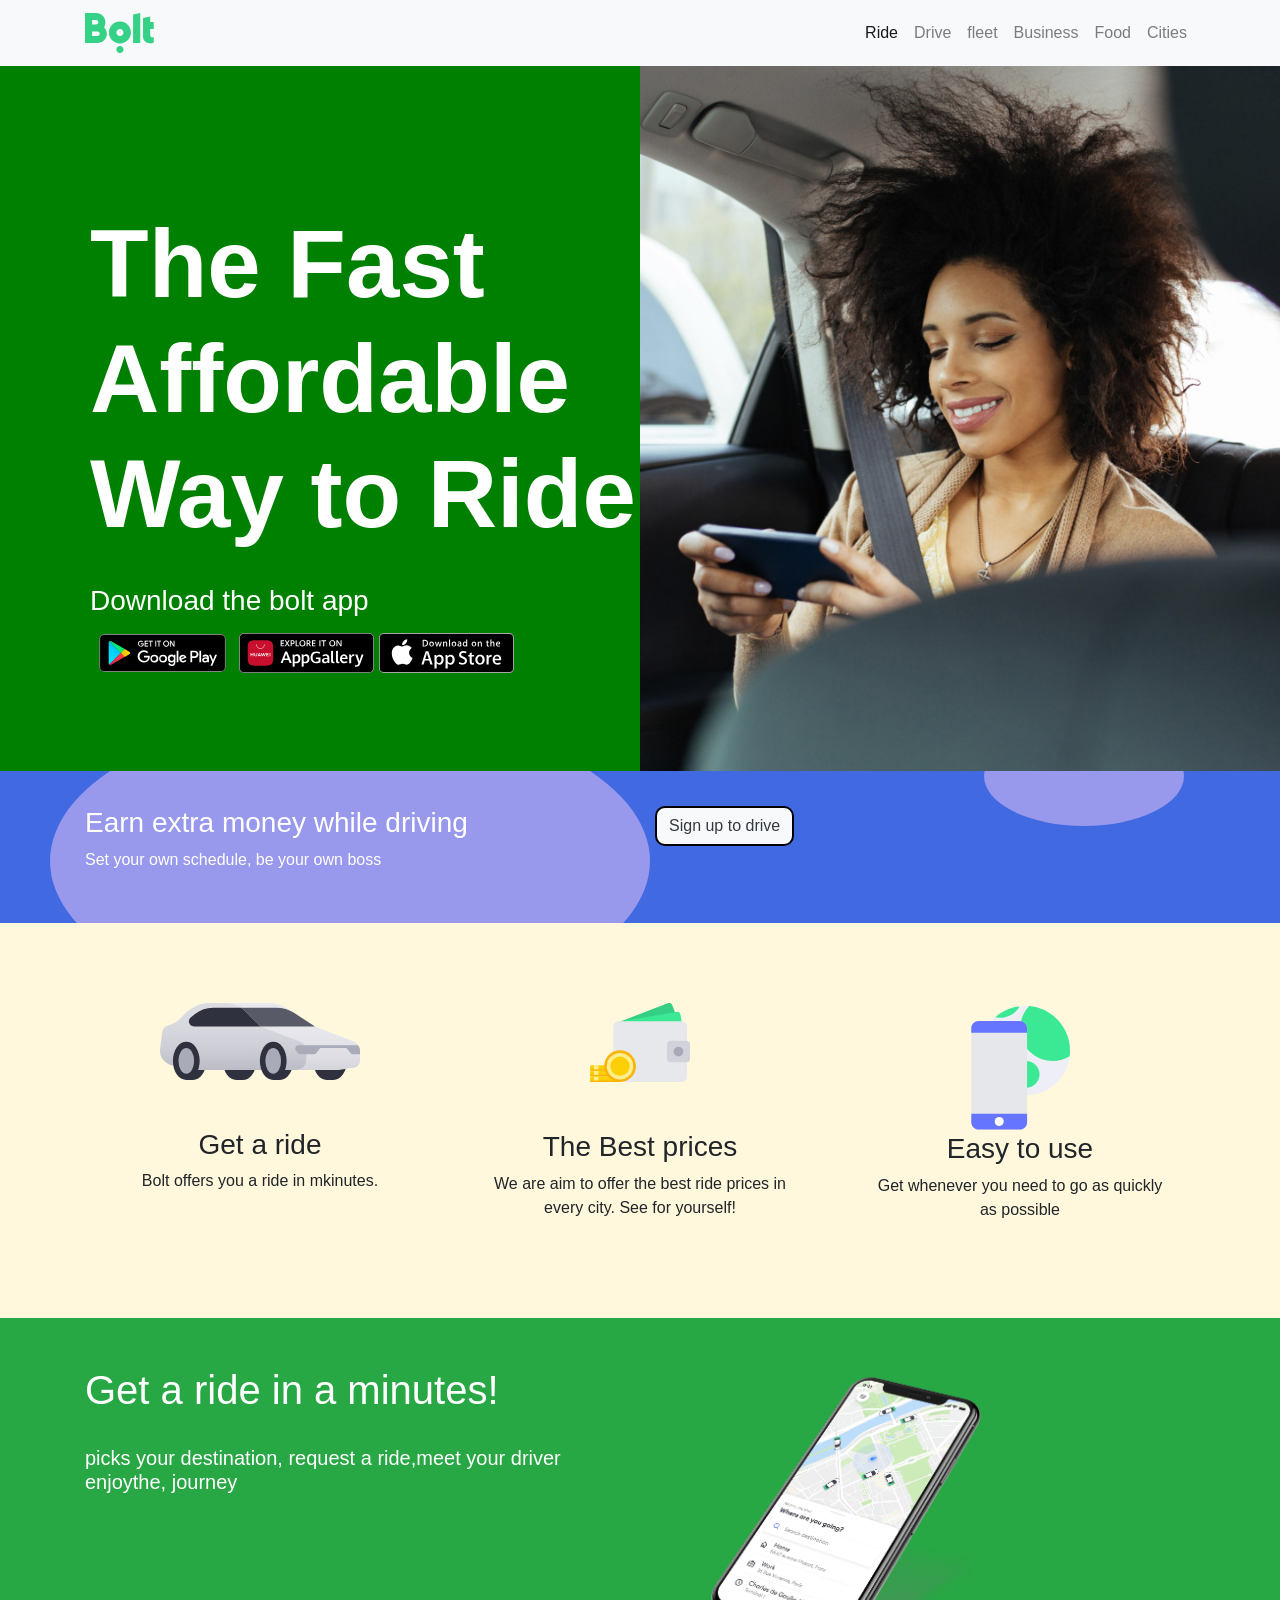
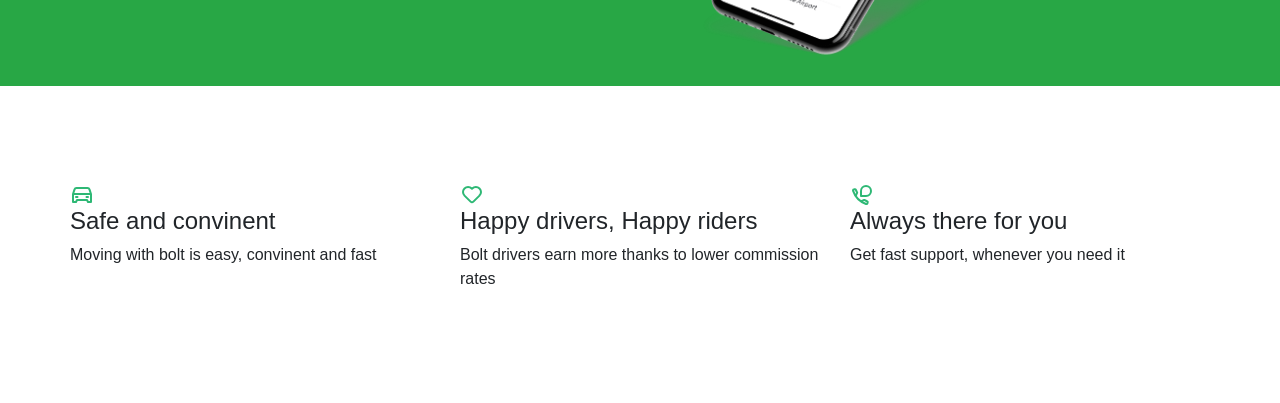
<file: bolt but/index.html>
<!DOCTYPE html>
<html lang="en">
<head>
    <meta charset="UTF-8">
    <meta name="viewport" content="width=device-width, initial-scale=1.0">
    <link rel="stylesheet" href="./bootstrap-4.4.1-dist/css/bootstrap.css">
    <link rel="stylesheet" href="./css/style.css">
    <title>Bolt</title>
</head>
<body>
  <nav class="navbar navbar-expand-lg navbar-light bg-light">
      <div class="container">
        <a class="navbar-brand" href="#"><img src="./image/boltlogo.svg" alt=""></a>
        <button class="navbar-toggler" type="button" data-bs-toggle="collapse" data-bs-target="#navbarNavDropdown" aria-controls="navbarNavDropdown" aria-expanded="false" aria-label="Toggle navigation">
          <span class="navbar-toggler-icon"></span>
        </button>
        <div class="collapse navbar-collapse" id="navbarNavDropdown">
          <ul class="navbar-nav">
            <li class="nav-item">
              <a class="nav-link  active" aria-current="page" href="#">Ride</a>
            </li>
            <li class="nav-item">
              <a class="nav-link" href="#">Drive</a>
            </li>
            <li class="nav-item">
              <a class="nav-link" href="#">fleet</a>
            </li>
            <li class="nav-item">
              <a class="nav-link" href="#">Business</a>
            </li>
            <li class="nav-item">
              <a class="nav-link" href="#">Food</a>
            </li>
            <li class="nav-item">
              <a class="nav-link" href="#">Cities</a>
            </li>
          </ul>
        </div>
      </div>
  </nav>
  <section class=>
    <div class="container-1">
      <div class="text-white">
        <h1 class="fast font-weight-bold">The Fast <br> Affordable  <br> Way to Ride</h1> <br>
        <p class="h3">Download the bolt app</p>
        <div>
          <img width="145px" src="./image/googleplaystore.svg" alt="">
          <img src="./image/appgallary.svg" alt="">
          <img src="./image/applestorelogo.svg" alt="">
        </div>
      </div>
    </div>
  </section>
  <section class="container2">
    <div class="container text-white"> 
      <div class="circle1"></div>
      <div class="row">
        <div class="col-lg-6  earn">
          <h3>Earn extra money while driving</h3>          
          <p>Set your own schedule, be your own boss</p>
        </div>
        <div class="col-lg-6 ">
          <button class="btn btn-light"><a class="text-dark link" href="#">Sign up to drive</a></button>
      </div>
      <div class="circle2"></div>
      </div>
    </div>
  </section>
  <section class="container3">
    <div class="container">
      <div class="row text-center">
        <div class="col-lg-4">
          <img  class="image" src="./image/car.svg" alt="">
          <div class="get">
              <h3 class="head">Get a ride</h3>
              <p>Bolt offers you a ride in mkinutes.</p>
          </div>
        </div>
        <div class="col-lg-4">
          <img  class="image1" src="./image/wallet.svg" alt="">
          <div class="get">
              <h3 class="head">The Best prices</h3>
              <p>We are aim to offer the best ride prices in <br>every city. See for yourself!</p>
          </div>
        </div>
        <div class="col-lg-4">
          <img class="image1" src="./image/phone.svg" alt="">
            <div>
              <h3 class="head">Easy to use</h3>
              <p>Get whenever you need to go as quickly <br> as possible</p>
            </div>
        </div>
      </div>
    </div>
  </section>
  <section class="bg-success">
    <div class="container">
      <div class="row text-white"> 
        <div class="col-lg-6 mt-5">
          <h2 class="h1">Get a ride in a minutes!</h2> <br>
          <p class="h5">picks your destination, request a ride,meet your driver <br> enjoythe, journey</p>
        </div>
        <div class="col-lg-6"> 
          <img width="70%" src="./image/bigphone.png" alt="">
        </div>
      </div>
    </div>
  </section>
  <section class="container container-4">
    <div class="row">
      <div class="col-lg-4">
        <img src="./image/caricon.svg" alt="">
        <h4>Safe and convinent</h4> 
        <p>Moving with bolt is easy, convinent and fast</p>
      </div>
      <div class="col-lg-4">
        <img src="./image/loveicon.svg" alt="">
        <h4>Happy drivers, Happy riders</h4> 
        <p>Bolt drivers earn more thanks to lower commission rates</p>
      </div>
      <div class="col-lg-4">
        <img src="./image/phoneicon.svg" alt="">
        <h4>Always there for you</h4>
        <p>Get fast support, whenever you need it</p>
      </div>
    </div>
  </section>
  <section class=""> 

  </section>
  <script src="https://cdn.jsdelivr.net/npm/@popperjs/core@2.5.4/dist/umd/popper.min.js" integrity="sha384-q2kxQ16AaE6UbzuKqyBE9/u/KzioAlnx2maXQHiDX9d4/zp8Ok3f+M7DPm+Ib6IU" crossorigin="anonymous"></script>
<script src="https://cdn.jsdelivr.net/npm/bootstrap@5.0.0-beta1/dist/js/bootstrap.min.js" integrity="sha384-pQQkAEnwaBkjpqZ8RU1fF1AKtTcHJwFl3pblpTlHXybJjHpMYo79HY3hIi4NKxyj" crossorigin="anonymous"></script>
</body>
</html>
</file>
<file: bolt but/css/style.css>
.navbar-collapse {
    justify-content: flex-end;
}
.container-1 {
    width: 100%;
    /* height: 21em; */
    background-color: green;
    background-image: url(../image/finegirl.jpg);
    background-repeat: no-repeat;
    background-position: right;
    background-size: 50%;
    padding: 140px 0px 90px 90px;
    z-index: 1;
}
.fast{
    font-size: 6em;
}
.container2 { 
    background: royalblue;
    padding: 35px;
    position: relative;
    z-index: -1;
}
.btn{
    border: 2px solid black;
    border-radius: 10px;
}
.earn{
    z-index: 6;
}
.circle1 {
    width: 600px;
    height: 300px;
    border-radius: 50%;
    background: rgb(152, 152, 236);
    position: absolute;
    left: 50px;
    top: -60px;
    z-index: 6;
}
.circle2 {
    width: 200px;
    height: 100px;
    background: rgb(152, 152, 236);
    position: absolute;
    right: 6em;
    margin-top: -80px;
    border-radius: 50%;
    z-index: 6;
}
.container3{
    background-color: cornsilk;
    padding-top: 5em;
    padding-bottom: 5em;
}
.image{
    width: 200px;
}
.image1{
    width: 100px;
}
.get{
    margin-top: 3em;
}
.container-4{
    padding: 6em 0;
}
@media only screen and (max-width:800px) {
    .fast{
        font-size: 4em !important;
    }
    .container-1{
        background-image: none;
        padding: 2em 0 2em 2em;
    }
    .circle2, .circle1{
        display: none;
    }
}
@media only screen and (max-width:300px){
    .fast{
        font-size: 3em !important;
    }
}
</file>
